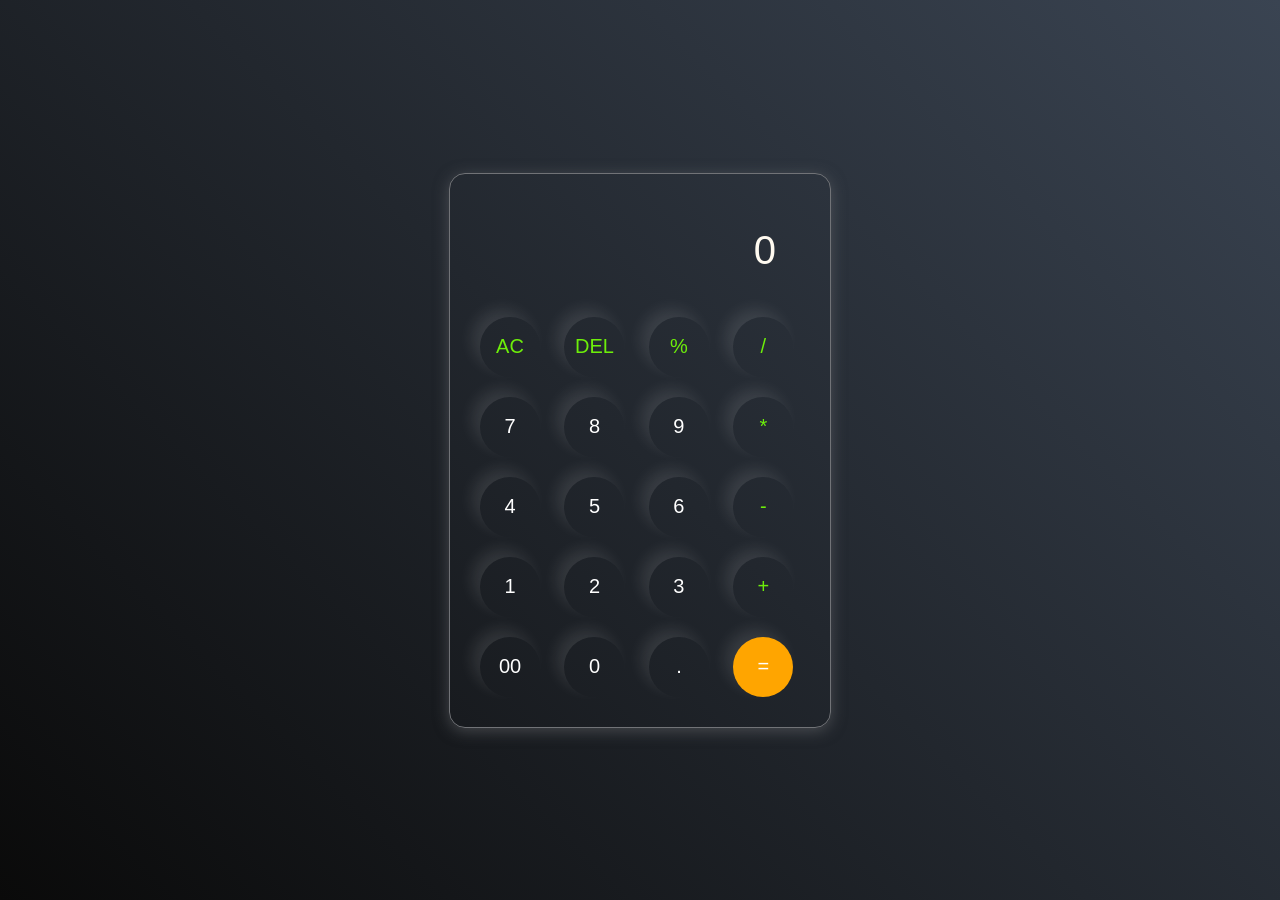
<file: Calculator/index.html>
<!DOCTYPE html>
<html lang="en">
<head>
    <meta charset="UTF-8">
    <meta name="viewport" content="width=device-width, initial-scale=1.0">
    <title>Calculator</title>
    <link rel="stylesheet" href="style.css">
    
</head>
<body>
    <div class="calculator">
        <input type="text" placeholder="0" id="inputBox"> 
    <div>
        <button class="operator">AC</button>
        <button class="operator">DEL</button>
        <button class="operator">%</button>
        <button class="operator">/</button>
    </div>

    <div>
        <button>7</button>
        <button>8</button>
        <button>9</button>
        <button class="operator">*</button>
    </div>

    <div>
        <button>4</button>
        <button>5</button>
        <button>6</button>
        <button class="operator">-</button>
    </div>

    <div>
        <button>1</button>
        <button>2</button>
        <button>3</button>
        <button class="operator">+</button>
    </div>

    <div>
        <button>00</button>
        <button>0</button>
        <button>.</button>
        <button class="equalBtn">=</button>
    </div>


    </div>

    <script src="script.js"></script>
</body>
</html>
</file>
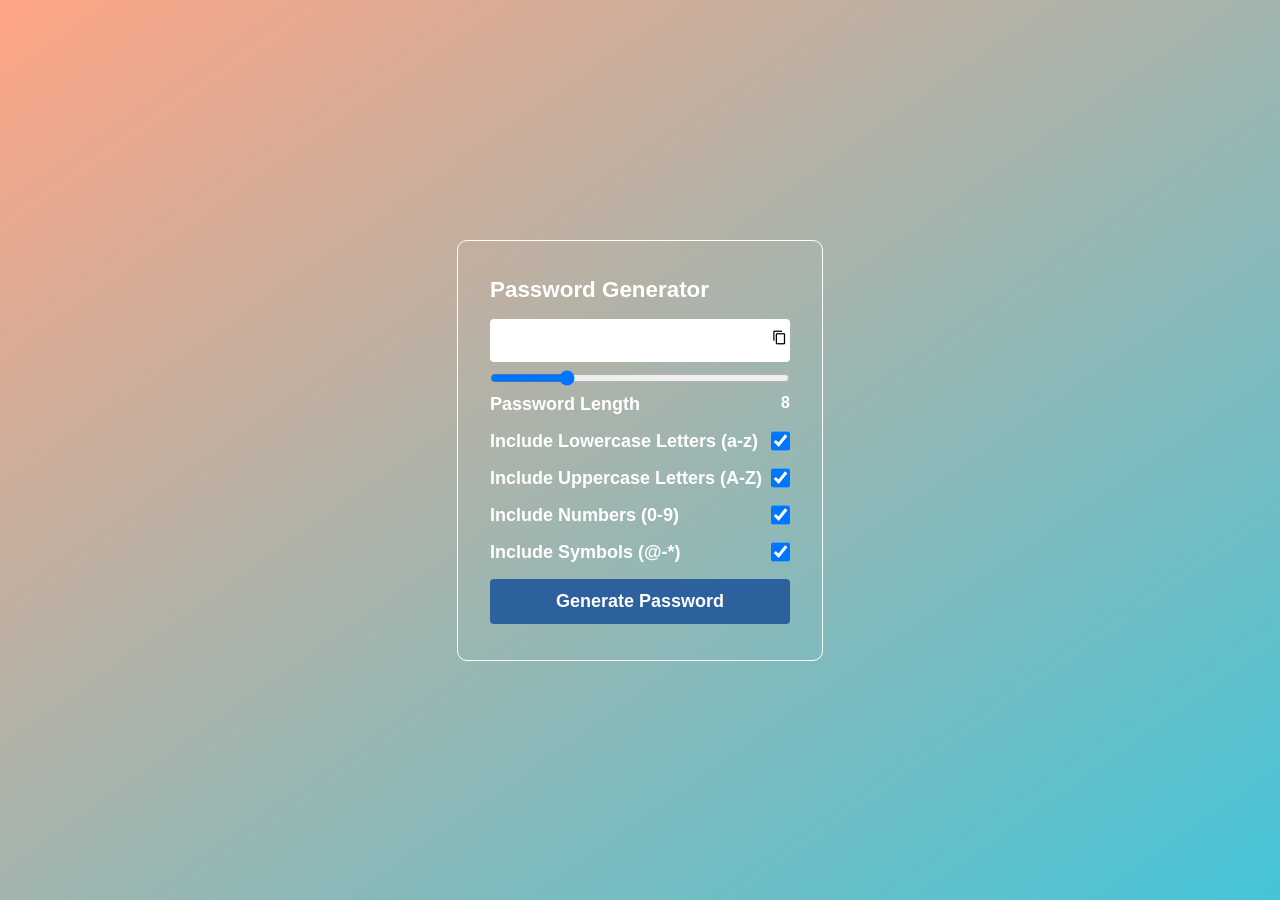
<file: Password Generator/index.html>
<!DOCTYPE html>
<html lang="en">
  <head>
    <meta charset="UTF-8" />
    <meta http-equiv="X-UA-Compatible" content="IE=edge" />
    <meta name="viewport" content="width=device-width, initial-scale=1.0" />
    <link rel="stylesheet" href="style.css" />
    <link
      href="https://fonts.googleapis.com/icon?family=Material+Icons"
      rel="stylesheet"
    />

    <title>Password Generator | JavaScript Project</title>
  </head>
  <body>
    <div class="container">
      <h1>Password Generator</h1>

      <div class="inputBox">
        <input type="text" class="passBox" id="passBox" disabled />
        <span class="material-icons" id="copyIcon">content_copy</span>
      </div>

      <input type="range" min="1" max="30" value="8" id="inputSlider" />

      <div class="row">
        <p>Password Length</p>
        <span id="sliderValue"></span>
      </div>

      <div class="row">
        <label for="lowercase">Include Lowercase Letters (a-z)</label>
        <input type="checkbox" name="lowercase" id="lowercase" checked/>
      </div>

      <div class="row">
        <label for="uppercase">Include Uppercase Letters (A-Z)</label>
        <input type="checkbox" name="uppercase" id="uppercase" checked/>
      </div>

      <div class="row">
        <label for="numbers">Include Numbers (0-9)</label>
        <input type="checkbox" name="numbers" id="numbers" checked/>
      </div>

      <div class="row">
        <label for="symbols">Include Symbols (@-*)</label>
        <input type="checkbox" name="symbols" id="symbols" checked/>
      </div>

      <button type="button" class="genBtn" id="genBtn">
        Generate Password
      </button>
    </div>

    <script src="script.js"></script>
  </body>
</html>
</file>
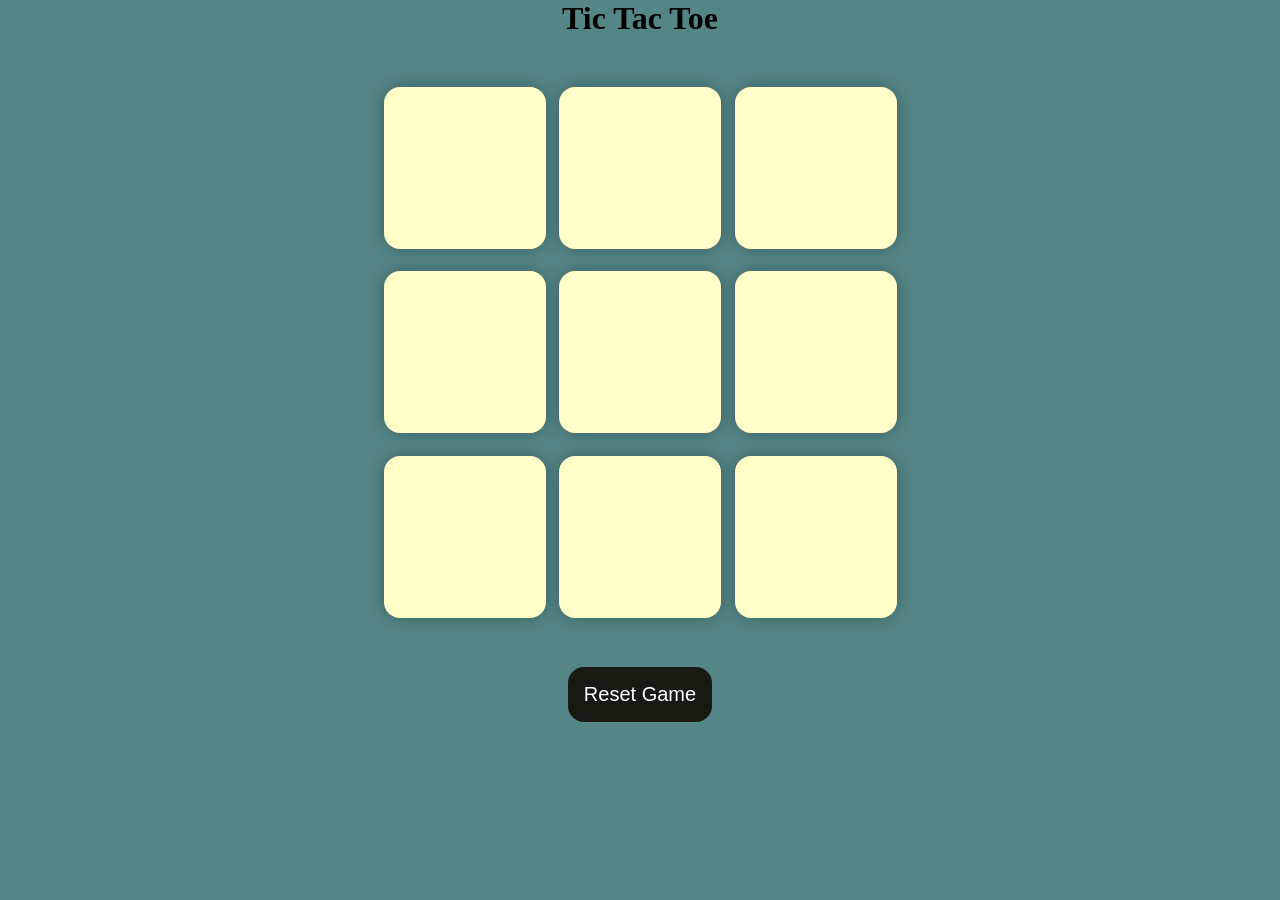
<file: TicTacToe/index.html>
<!DOCTYPE html>
<html lang="en">
  <head>
    <meta charset="UTF-8" />
    <meta name="viewport" content="width=device-width, initial-scale=1.0" />
    <title>Tic-Tac-Toe Game</title>
    <link rel="stylesheet" href="style.css" />
  </head>
  <body>
    <div class="msg-container hide">
      <p id="msg">Winner</p>
      <button id="new-btn">New Game</button>
    </div>
    <main>
      <h1>Tic Tac Toe</h1>
      <div class="container">
        <div class="game">
          <button class="box"></button>
          <button class="box"></button>
          <button class="box"></button>
          <button class="box"></button>
          <button class="box"></button>
          <button class="box"></button>
          <button class="box"></button>
          <button class="box"></button>
          <button class="box"></button>
        </div>
      </div>
      <button id="reset-btn">Reset Game</button>
    </main>
    <script src="app.js"></script>
  </body>
</html>
</file>
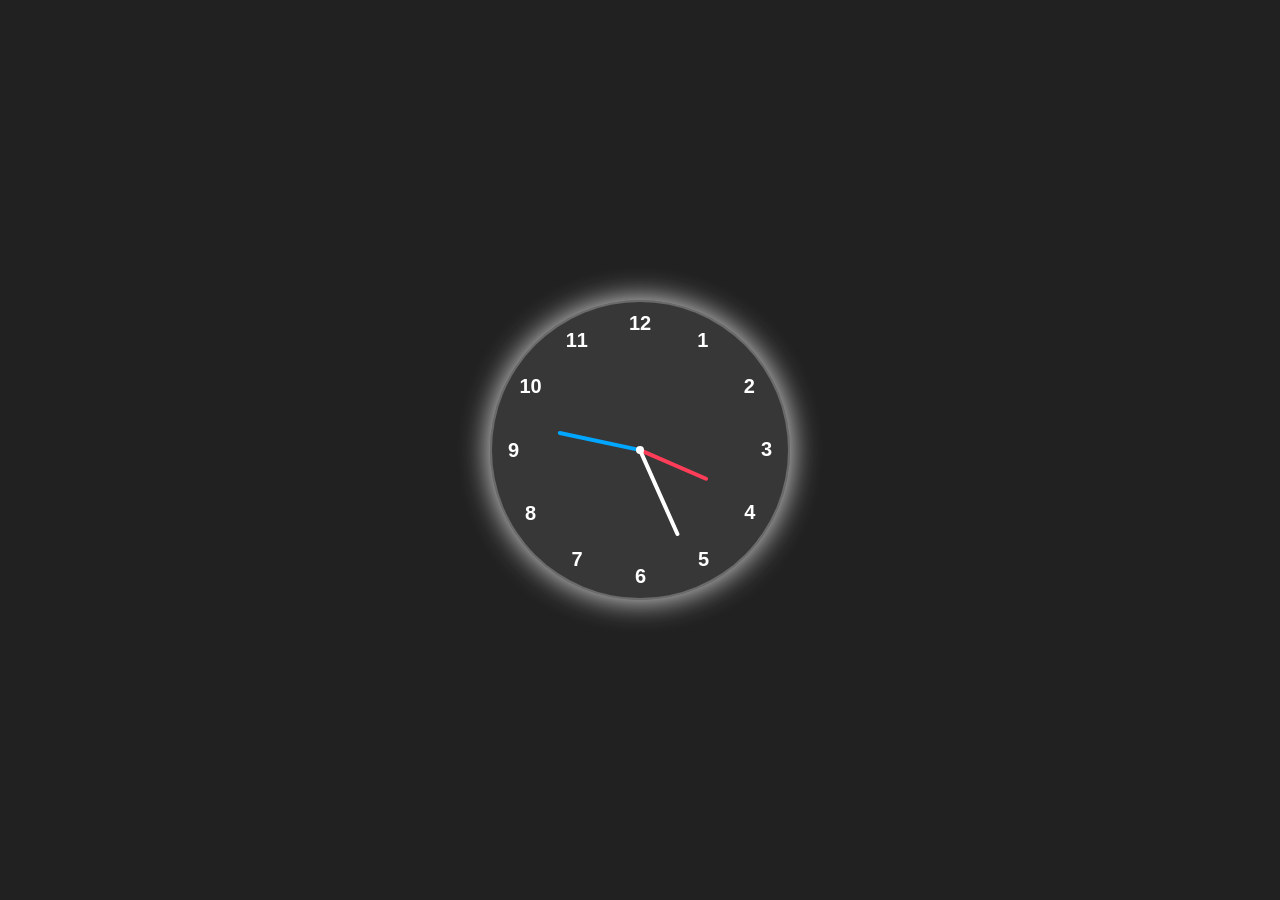
<file: Analog Clock/Analog.html>
<!DOCTYPE html>
<html lang="en">
<head>
    <meta charset="UTF-8">
    <meta name="viewport" content="width=device-width, initial-scale=1.0">
    <title>Analog Clock</title>
    <link rel="stylesheet" href="clock.css">
</head>
<body>

    <div class="container">

        <div class="clock">

           <div style="--clr:#ff3d58; --h:74px;" id="hour" class="hand"><i></i></div>
           <div style="--clr:#00a6ff; --h:84px;" id="min" class="hand"><i></i></div>
           <div style="--clr:#ffffff; --h:94px;" id="sec" class="hand"><i></i></div>

            <span style="--i:1;"><b>1</b></span>
            <span style="--i:2;"><b>2</b></span>
            <span style="--i:3;"><b>3</b></span>
            <span style="--i:4;"><b>4</b></span>
            <span style="--i:5;"><b>5</b></span>
            <span style="--i:6;"><b>6</b></span>
            <span style="--i:7;"><b>7</b></span>
            <span style="--i:8;"><b>8</b></span>
            <span style="--i:9;"><b>9</b></span>
            <span style="--i:10;"><b>10</b></span>
            <span style="--i:11;"><b>11</b></span>
            <span style="--i:12;"><b>12</b></span>



        </div>

    </div>
<script src="analog_clk.js"></script>
    
</body>
</html>
</file>
<file: Calculator/style.css>
*{
    padding: 0;
    margin: 0;
    box-sizing: border-box;
    font-family: sans-serif;

}
body{
    width: 100%;
    height: 100vh;
    display: flex;
    justify-content: center;
    align-items: center;
    background: linear-gradient(45deg,#0a0a0a,#3a4452);
}

.calculator
{
    border: 1px solid #717377;
    padding: 20px;
    border-radius: 16px;
    background-color: transparent;
    box-shadow: 0px 3px 15px rgba(113, 115,119 ,0.5);
}

input
{

    width: 320px;
    border: none;
    padding: 24px;
    margin: 10px;
    background: transparent;
    box-shadow: 0 3px 15px rgbs(84,84,84,0.1);
    font-size: 40px;
    text-align: right;
    cursor: pointer;
    color: white;

}
input::placeholder
{
    color: floralwhite;
}
button{
    border: none;
    width: 60px;
    height: 60px;
    margin: 10px;
    border-radius: 50%;
    background: transparent;
    color: white;
    font-size: 20px;
    box-shadow: -8px -8px 15px rgba(255,255,255,0.1);
    cursor: pointer;

}
.equalBtn
{
    background-color: orange;

}
.operator
{
    color: #6dee0a;
}
</file>
<file: Password Generator/style.css>
*{
    margin: 0;
    padding: 0;
    box-sizing: border-box;
    font-family: sans-serif;
}

body{
    max-width: 100vw;
    min-height: 100vh;
    display: flex;
    justify-content: center;
    align-items: center;
    background: linear-gradient(to right bottom, #ffa585, #45c5d8);
    color: #fff;
    font-weight: 600;
}

.container{
    border: 0.5px solid #fff;
    border-radius: 10px;
    padding: 28px 32px;
    display: flex;
    flex-direction: column;
    background: transparent;
    box-shadow: -1px 8px 4px #909090, 0px -1px -2px #575757;
}

.container h1{
    font-size: 1.4rem;
    margin-block: 8px;
}
.inputBox{
    position: relative;
}

.inputBox span{
    position: absolute;
    top: 19px;
    right: 3px;
    color: #000;
    font-size: 15px;
    cursor: pointer;
    z-index: 2;
}
.passBox{
    background-color: #fff;
    border: none;
    outline: none;
    padding: 10px;
    width: 300px;
    border-radius: 4px;
    font-size: 20px;
    margin-block: 8px;
    text-overflow: ellipsis;
}

.row{
    display: flex;
    margin-block: 8px;
}

.row p, .row label{
    flex-basis: 100%;
    font-size: 18px;
}

.row input[type="checkbox"]{
    width: 20px;
    height: 20px;
}

.genBtn{
    border: none;
    outline: none;
    background-color: #2c619e;
    padding: 12px 24px;
    color: #fff;
    font-size: 18px;
    margin-block: 8px;
    font-weight: 700;
    cursor: pointer;
    border-radius: 4px;
}

.genBtn:hover{
    background-color: #0066ff;
}
</file>
<file: TicTacToe/style.css>
* {
  margin: 0;
  padding: 0;
}

body {
  background-color: #548687;
  text-align: center;
}

.container {
  height: 70vh;
  display: flex;

  justify-content: center;
  align-items: center;
}

.game {
  height: 60vmin;
  width: 60vmin;
  display: flex;
  flex-wrap: wrap;
  justify-content: center;
  align-items: center;
  gap: 1.5vmin;
}

.box {
  height: 18vmin;
  width: 18vmin;
  border-radius: 1rem;
  border: none;
  box-shadow: 0 0 1rem rgba(0, 0, 0, 0.3);
  font-size: 8vmin;
  color: #b0413e;
  background-color: #ffffc7;
}

#reset-btn {
  padding: 1rem;
  font-size: 1.25rem;
  background-color: #191913;
  color: #fff;
  border-radius: 1rem;
  border: none;
}

#new-btn {
  padding: 1rem;
  font-size: 1.25rem;
  background-color: #191913;
  color: #fff;
  border-radius: 1rem;
  border: none;
}

#msg {
  color: #ffffc7;
  font-size: 5vmin;
}

.msg-container {
  height: 100vmin;
  display: flex;
  justify-content: center;
  align-items: center;
  flex-direction: column;
  gap: 4rem;
}

.hide {
  display: none;
}
</file>
<file: Analog Clock/clock.css>
*
{
    margin: 0;
    padding: 0;
    box-sizing: border-box;
    font-family: sans-serif;
    color: white;
}


body{
    display: flex;
    justify-content: center;
    align-items: center;
    min-height: 100vh;
    background-color: #212121;
}
.container
{
    position: relative;


}
.clock
{
    width: 300px;
    height: 300px;
    border-radius: 50%;
    background-color:rgba(255, 255, 255, 0.1);
    border: 2px solid rgba(255, 255, 255, 0.25);
    box-shadow: 0 0 30px rgb(255 255 255 / 90%);
    display: flex;
    justify-content: center;
    align-items: center;

}
.clock span
{
    position:absolute;
    transform: rotate(calc(30deg * var(--i)));
    inset: 12px;
    text-align: center;

}
.clock span b
{
    transform: rotate(calc(-30deg * var(--i)));
    display: inline-block;
    font-size: 20px;
}
.clock::before
{
    content: '';
    position: absolute;
    width: 8px;
    height: 8px;
    border-radius: 50%;
    background-color: white;
    z-index: 2;

}
.hand
{
    position: absolute;
    display: flex;
    justify-content: center;
    align-items: flex-end;
}
.hand i
{
    position: absolute;
    background-color:var(--clr);
    width: 4px;
    height:var(--h);
    border-radius: 8px;


}
</file>
